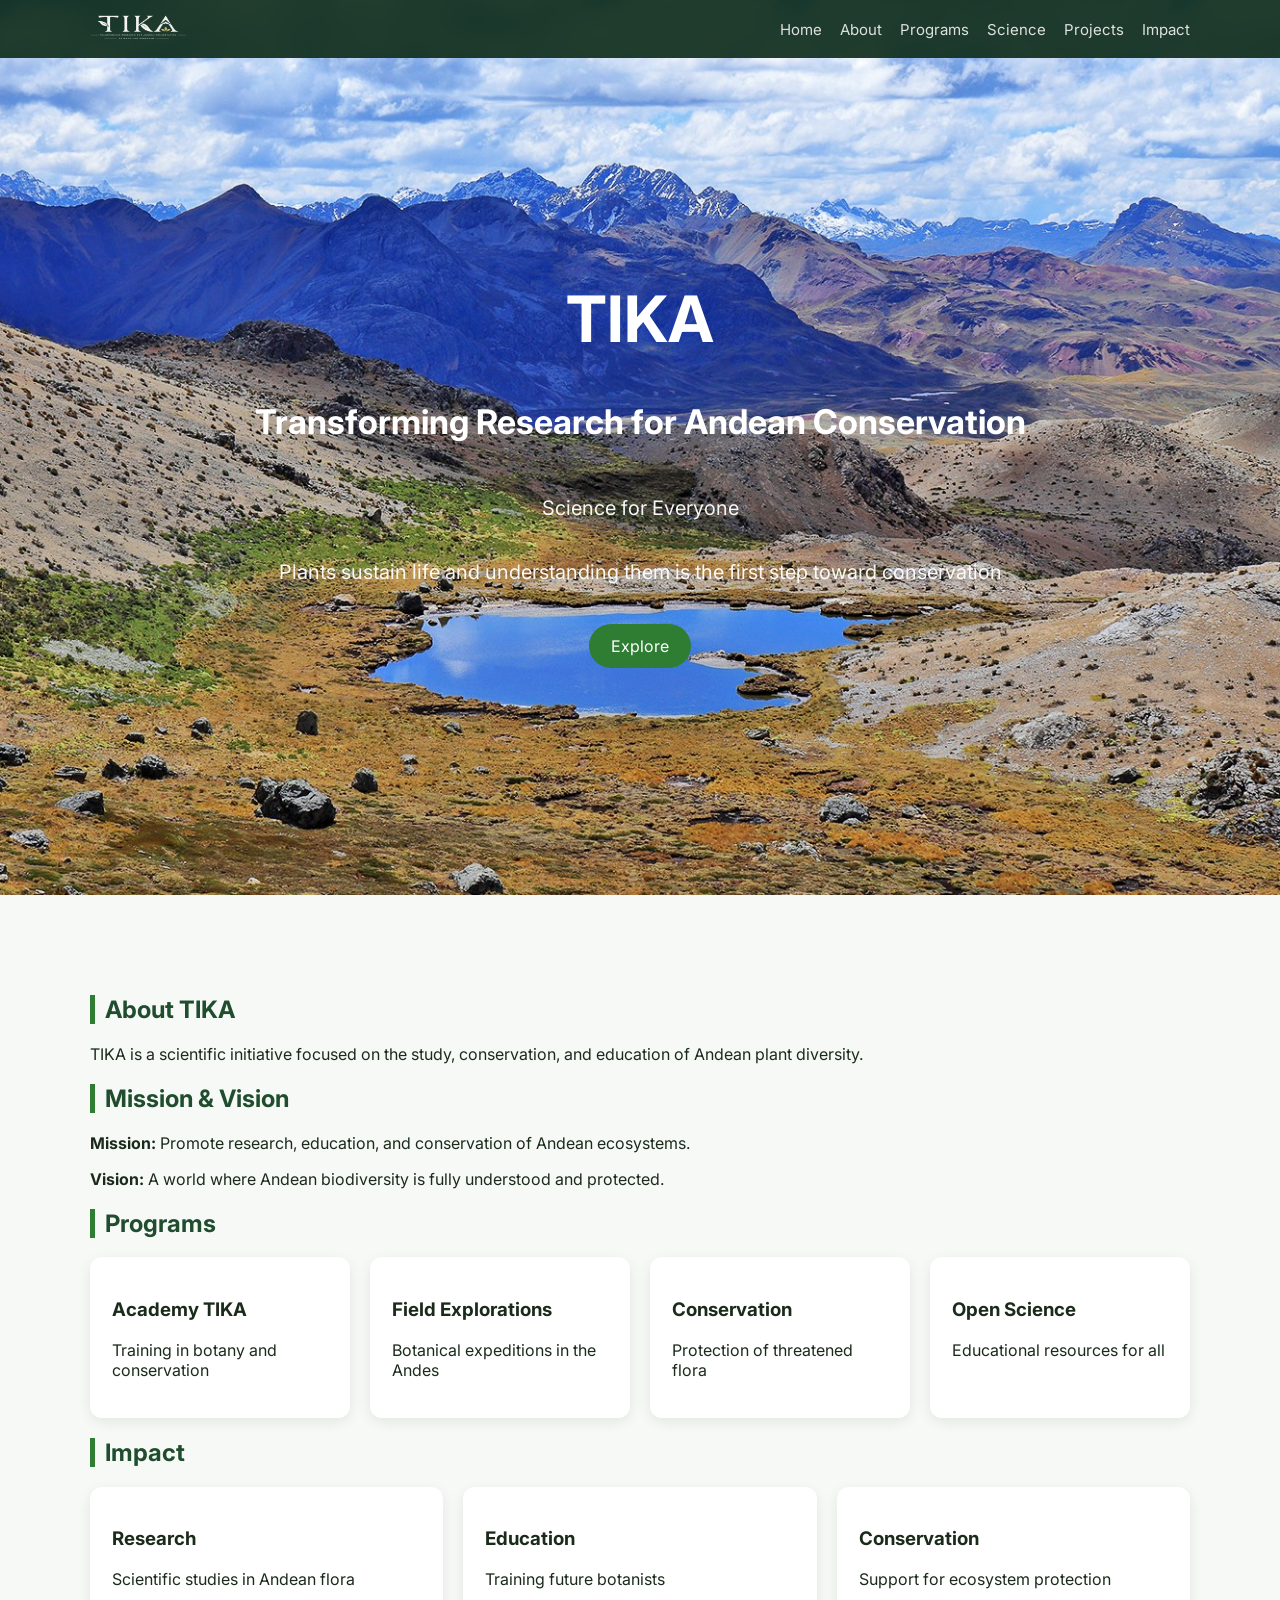
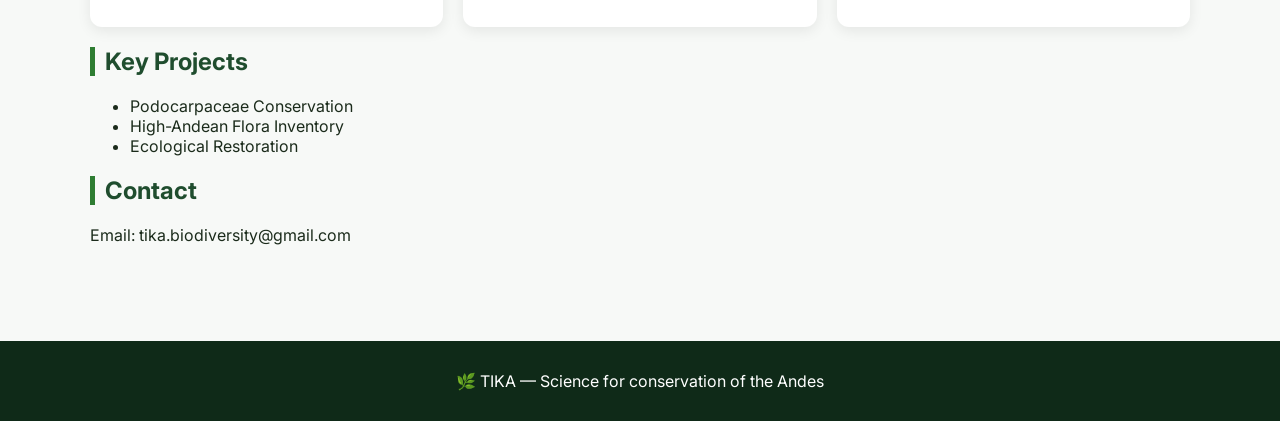
<file: index.html>
<!DOCTYPE html>
<html lang="es">
<head>
  <meta charset="UTF-8">
  <meta name="viewport" content="width=device-width, initial-scale=1.0">

  <title>TIKA</title>
  
  <link rel="stylesheet" href="style.css">

  <link href="https://fonts.googleapis.com/css2?family=Inter:wght@300;400;600;700&display=swap" rel="stylesheet">
</head>

</head>

<body>

<header>
  <div class="header-container">

    <div class="logo">
      <img src="logo.png" alt="TIKA Logo">
    </div>

   <nav>
      <a href="index.html">Home</a>
      <a href="about.html">About</a>
      <a href="programs.html">Programs</a>
      <a href="science.html">Science</a>
      <a href="projects.html">Projects</a>
      <a href="impact.html">Impact</a>
    </nav>

  </div>
</header>

<!-- HERO -->
<section class="hero index-hero">
  <h1>TIKA</h1>

  <p class="main">
    Transforming Research for Andean Conservation
  </p>

  <p class="sub">
    Science for Everyone
  </p>

  <p class="sub">
    Plants sustain life and understanding them is the first step toward conservation
  </p>

  <a class="btn" href="#about">Explore</a>
</section>

<div class="container">

<section id="about">
  <h2>About TIKA</h2>
  <p>
    TIKA is a scientific initiative focused on the study, conservation, and education of Andean plant diversity.
  </p>
</section>

<section id="mission">
  <h2>Mission & Vision</h2>
  <p><strong>Mission:</strong> Promote research, education, and conservation of Andean ecosystems.</p>
  <p><strong>Vision:</strong> A world where Andean biodiversity is fully understood and protected.</p>
</section>

<section id="programs">
  <h2>Programs</h2>
  <div class="grid">
    <div class="card"><h3>Academy TIKA</h3><p>Training in botany and conservation</p></div>
    <div class="card"><h3>Field Explorations</h3><p>Botanical expeditions in the Andes</p></div>
    <div class="card"><h3>Conservation</h3><p>Protection of threatened flora</p></div>
    <div class="card"><h3>Open Science</h3><p>Educational resources for all</p></div>
  </div>
</section>

<section id="impact">
  <h2>Impact</h2>
  <div class="grid">
    <div class="card"><h3>Research</h3><p>Scientific studies in Andean flora</p></div>
    <div class="card"><h3>Education</h3><p>Training future botanists</p></div>
    <div class="card"><h3>Conservation</h3><p>Support for ecosystem protection</p></div>
  </div>
</section>

<section id="projects">
  <h2>Key Projects</h2>
  <ul>
    <li>Podocarpaceae Conservation</li>
    <li>High-Andean Flora Inventory</li>
    <li>Ecological Restoration</li>
  </ul>
</section>

<section id="contact">
  <h2>Contact</h2>
  <p>Email: tika.biodiversity@gmail.com</p>
</section>

</div>

<footer>
  🌿 TIKA — Science for conservation of the Andes
</footer>

</body>
</html>
</file>
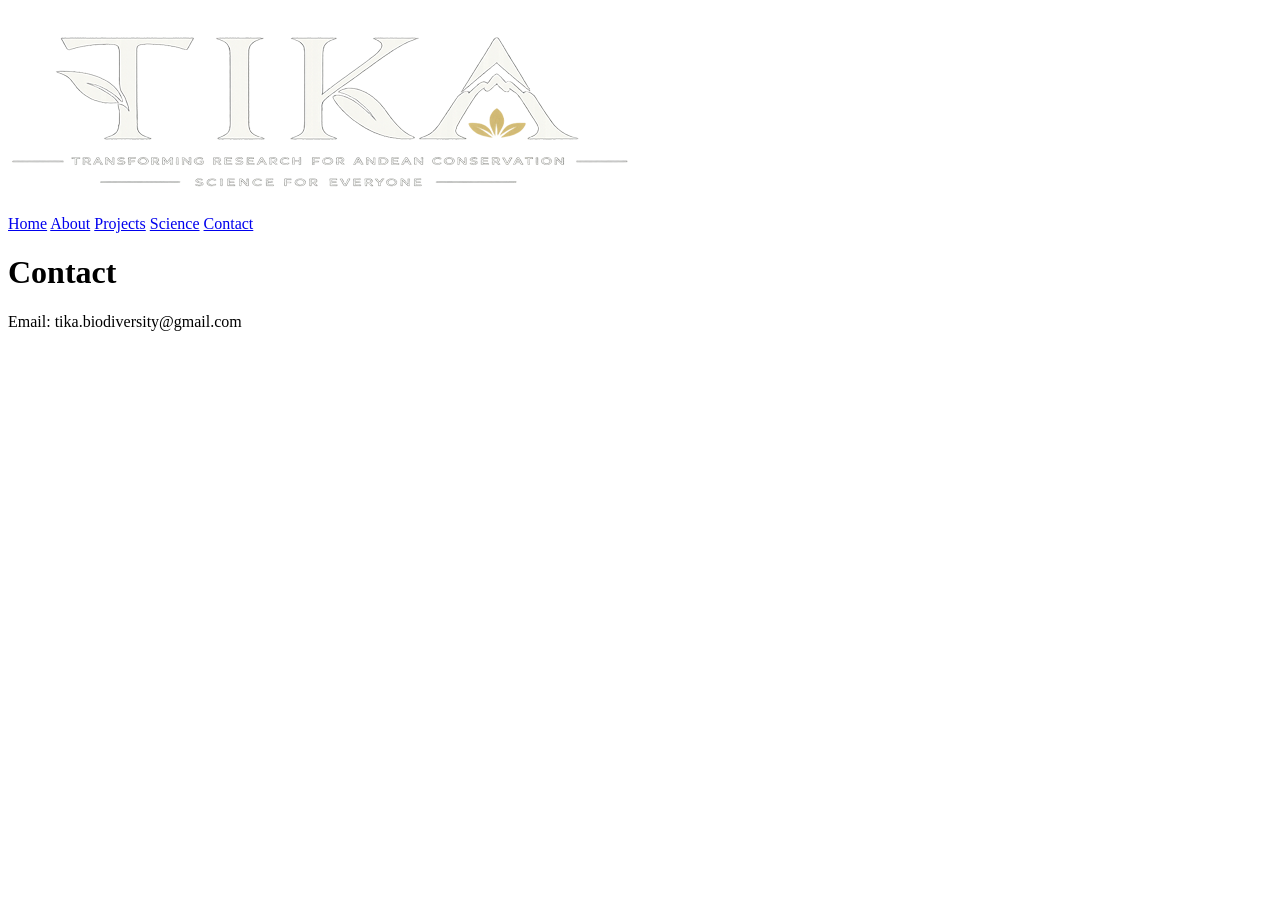
<file: contact.html>
<!DOCTYPE html>
<html>
<head>
<title>Contact</title>

<style>
/* CSS global */
</style>
</head>

<body>

<header>
  <div class="header-container">
    <div class="logo"><a href="index.html"><img src="logo.png"></a></div>

    <nav>
      <a href="index.html">Home</a>
      <a href="about.html">About</a>
      <a href="projects.html">Projects</a>
      <a href="science.html">Science</a>
      <a href="contact.html">Contact</a>
    </nav>
  </div>
</header>

<div class="container">

<h1>Contact</h1>

<p>Email: tika.biodiversity@gmail.com</p>

</div>

</body>
</html>
</file>
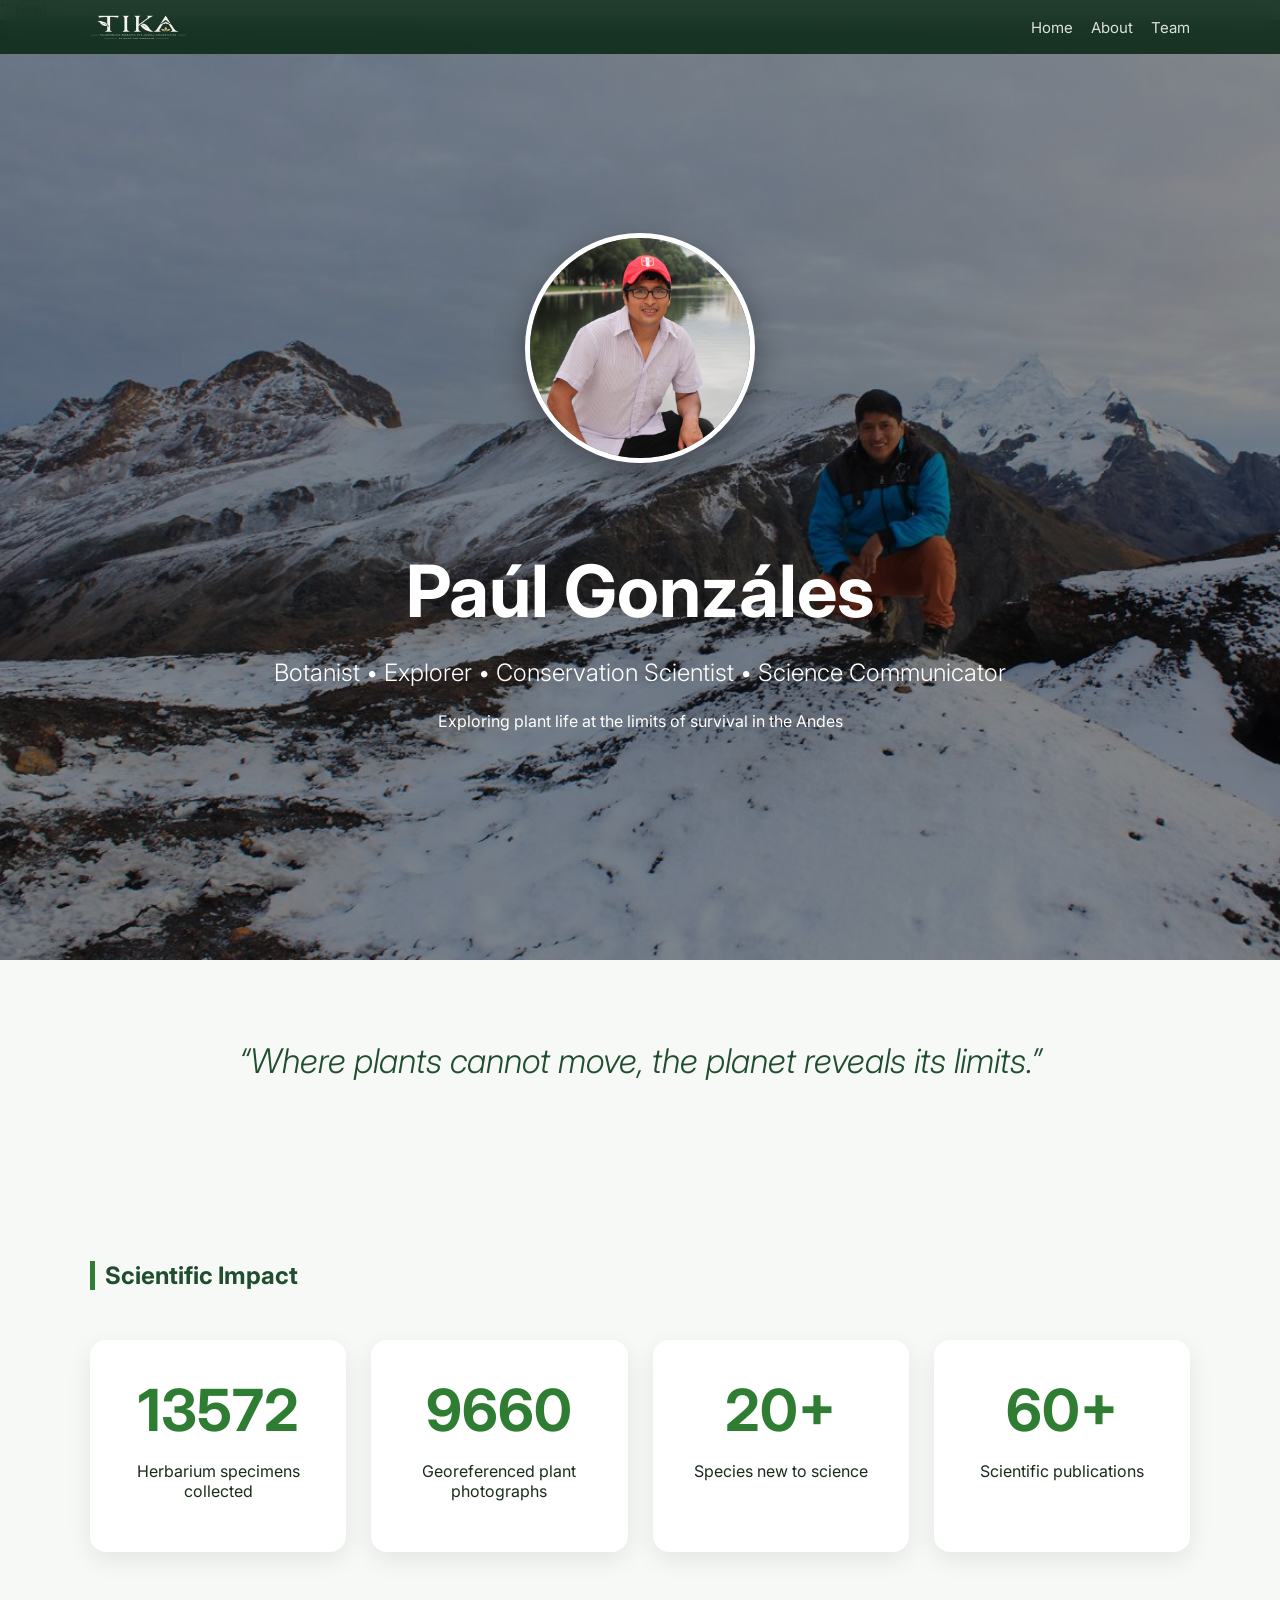
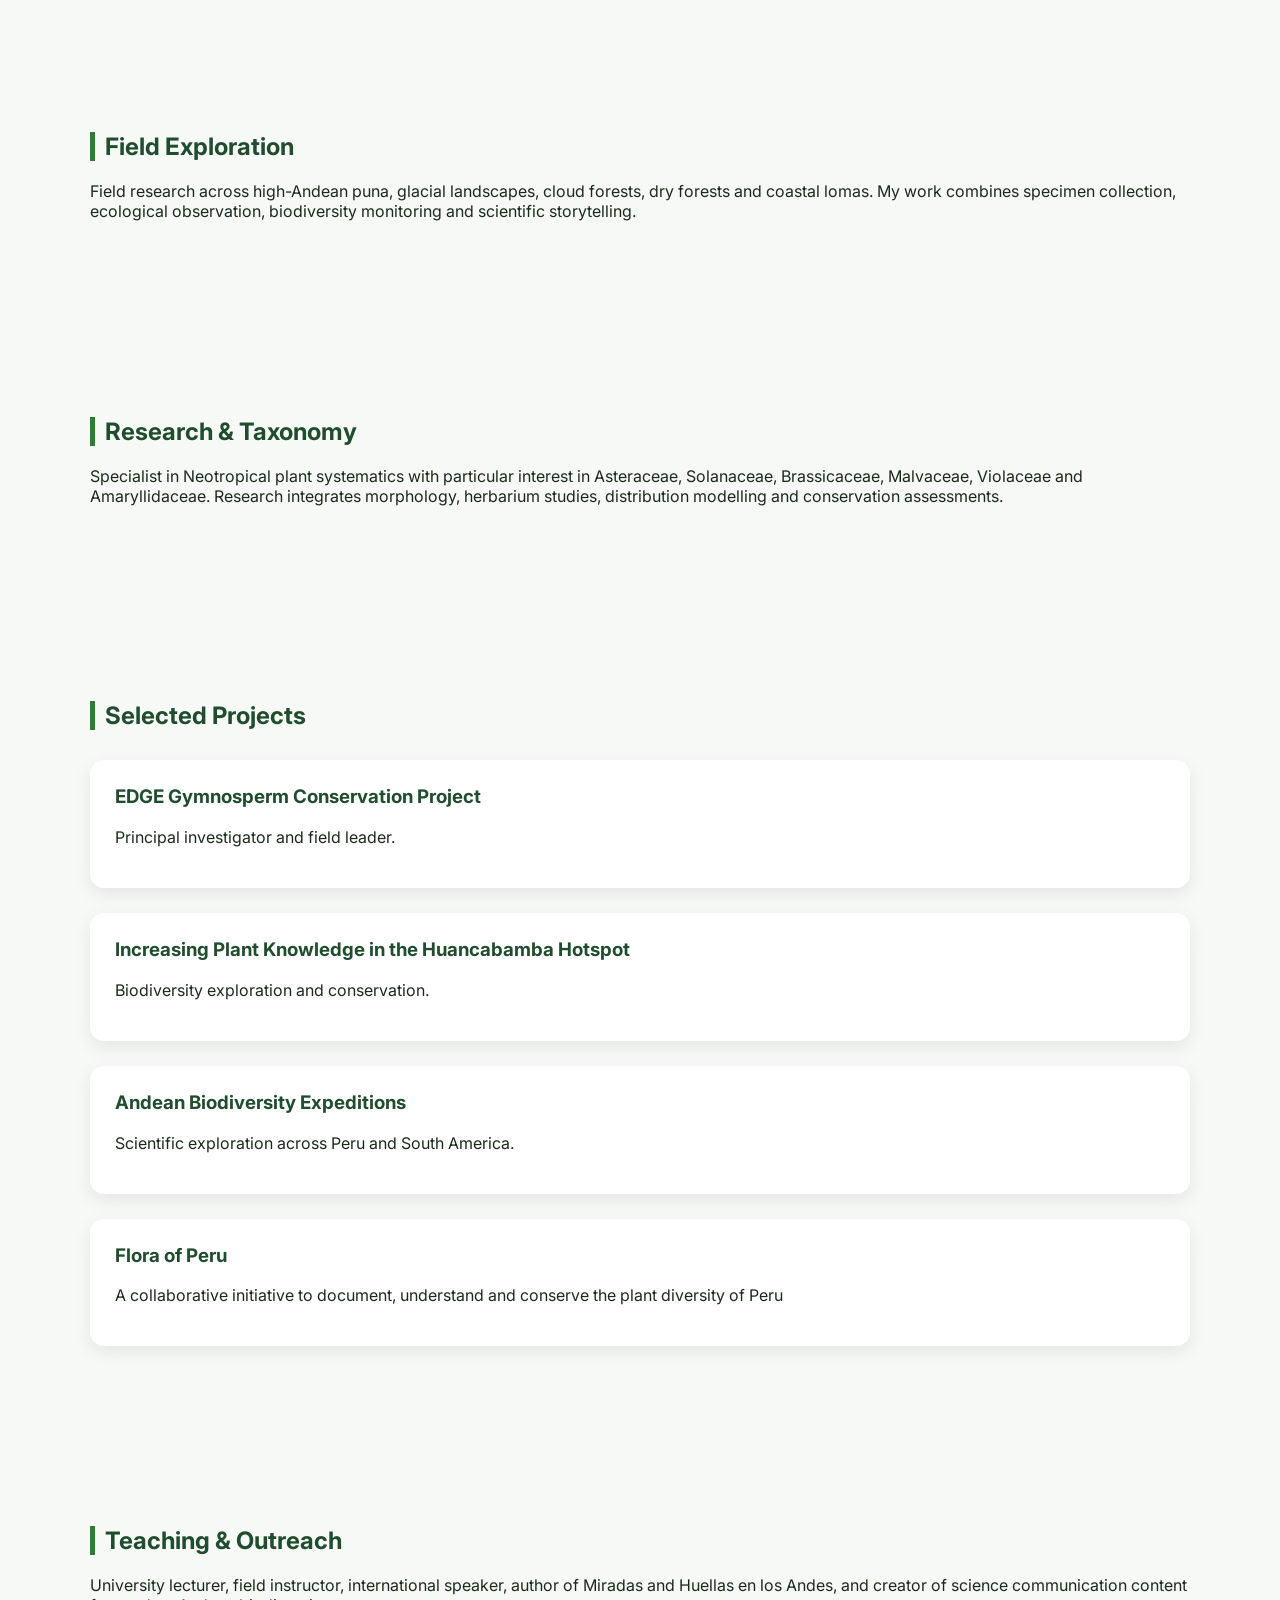
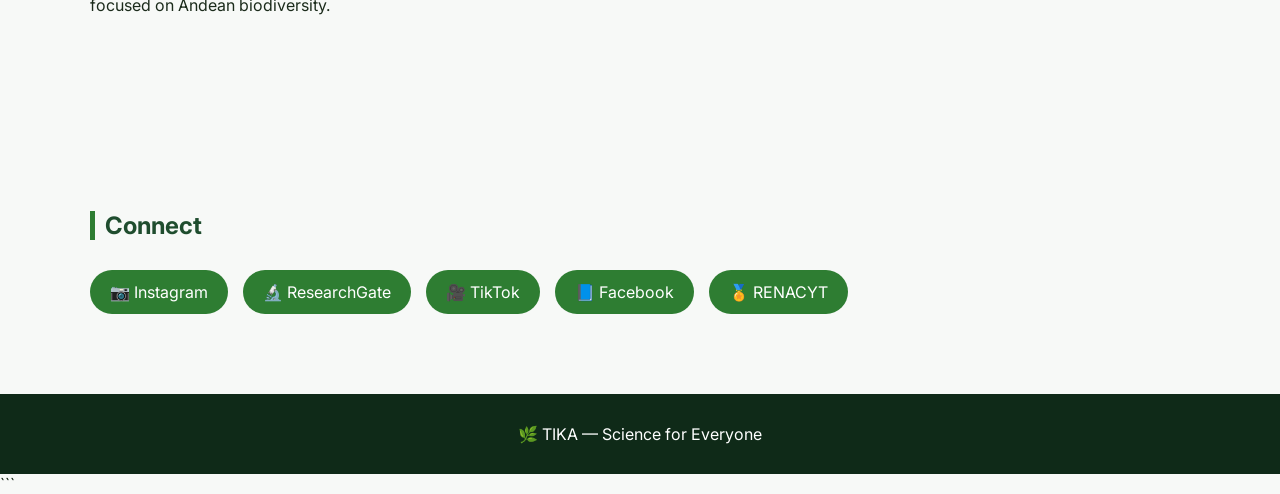
<file: director.html>
```html
<!DOCTYPE html>
<html lang="en">

<head>

<meta charset="UTF-8">
<meta name="viewport" content="width=device-width, initial-scale=1.0">

<title>Paúl Gonzáles | TIKA</title>

<link rel="stylesheet" href="style.css">

<link href="https://fonts.googleapis.com/css2?family=Inter:wght@300;400;600;700&display=swap" rel="stylesheet">

<style>

.profile-hero{
height:100vh;

background:
linear-gradient(rgba(0,0,0,0.45),rgba(0,0,0,0.45)),
url("paul-hero.jpg");

background-size:cover;
background-position:center;

display:flex;
justify-content:center;
align-items:center;
text-align:center;

color:white;
padding:20px;
}

.profile-photo{
width:220px;
height:220px;
border-radius:50%;
object-fit:cover;
border:5px solid white;
margin-bottom:25px;
box-shadow:0 10px 30px rgba(0,0,0,0.35);
}

.profile-hero h1{
font-size:72px;
margin-bottom:10px;
color:white;
}

.profile-hero .subtitle{
font-size:24px;
font-weight:300;
}

.profile-section{
max-width:1100px;
margin:auto;
padding:80px 20px;
}

.quote{
font-size:34px;
font-style:italic;
font-weight:300;
text-align:center;
max-width:900px;
margin:auto;
color:#1f4d2e;
}

.stats-grid{
display:grid;
grid-template-columns:repeat(auto-fit,minmax(220px,1fr));
gap:25px;
margin-top:50px;
}

.stat-card{
background:white;
padding:35px;
border-radius:16px;
text-align:center;
box-shadow:0 8px 24px rgba(0,0,0,0.08);
transition:0.3s;
}

.stat-card:hover{
transform:translateY(-6px);
}

.stat-card h3{
font-size:58px;
margin:0;
color:#2e7d32;
}

.timeline{
display:grid;
gap:25px;
margin-top:30px;
}

.timeline-item{
background:white;
padding:25px;
border-radius:14px;
box-shadow:0 6px 18px rgba(0,0,0,0.08);
}

.timeline-item h3{
margin-top:0;
color:#1f4d2e;
}

.socials{
display:flex;
flex-wrap:wrap;
gap:15px;
margin-top:30px;
}

.socials a{
background:#2e7d32;
color:white;
padding:12px 20px;
border-radius:25px;
text-decoration:none;
}

.socials a:hover{
opacity:0.9;
}

@media(max-width:768px){

.profile-photo{
width:160px;
height:160px;
}

.profile-hero h1{
font-size:42px;
}

.quote{
font-size:24px;
}

.socials{
display:flex;
gap:15px;
flex-wrap:wrap;
margin-top:30px;
justify-content:center;
}

.socials a{
text-decoration:none;
background:#2e7d32;
color:white;
padding:14px 22px;
border-radius:30px;
font-weight:600;
transition:0.3s;
box-shadow:0 4px 12px rgba(0,0,0,0.12);
}

.socials a:hover{
transform:translateY(-3px);
box-shadow:0 8px 20px rgba(0,0,0,0.18);
background:#1f5f24;
}
  
}

</style>

</head>

<body>

<header>

<div class="header-container">

<div class="logo">
<img src="logo.png" alt="TIKA">
</div>

<nav>
<a href="index.html">Home</a>
<a href="about.html">About</a>
<a href="team.html">Team</a>
</nav>

</div>

</header>

<section class="profile-hero">

<div>

<img src="paul.JPG" class="profile-photo" alt="Paúl Gonzáles">

<h1>Paúl Gonzáles</h1>

<p class="subtitle">
Botanist • Explorer • Conservation Scientist • Science Communicator
</p>

<p>
Exploring plant life at the limits of survival in the Andes
</p>

</div>

</section>

<section class="profile-section">

<div class="quote">
“Where plants cannot move, the planet reveals its limits.”
</div>

</section>

<section class="profile-section">

<h2>Scientific Impact</h2>

<div class="stats-grid">

<div class="stat-card">
<h3 class="counter" data-target="14000">0</h3>
<p>Herbarium specimens collected</p>
</div>

<div class="stat-card">
<h3 class="counter" data-target="10000">0</h3>
<p>Georeferenced plant photographs</p>
</div>

<div class="stat-card">
<h3 class="counter" data-target="20">0</h3>
<p>Species new to science</p>
</div>

<div class="stat-card">
<h3 class="counter" data-target="60">0</h3>
<p>Scientific publications</p>
</div>

</div>

</section>

<section class="profile-section">

<h2>Field Exploration</h2>

<p>

Field research across high-Andean puna, glacial landscapes, cloud forests, dry forests and coastal lomas. My work combines specimen collection, ecological observation, biodiversity monitoring and scientific storytelling.

</p>

</section>

<section class="profile-section">

<h2>Research & Taxonomy</h2>

<p>

Specialist in Neotropical plant systematics with particular interest in Asteraceae, Solanaceae, Brassicaceae, Malvaceae, Violaceae and Amaryllidaceae. Research integrates morphology, herbarium studies, distribution modelling and conservation assessments.

</p>

</section>

<section class="profile-section">

<h2>Selected Projects</h2>

<div class="timeline">

<div class="timeline-item">
<h3>EDGE Gymnosperm Conservation Project</h3>
<p>Principal investigator and field leader.</p>
</div>

<div class="timeline-item">
<h3>Increasing Plant Knowledge in the Huancabamba Hotspot</h3>
<p>Biodiversity exploration and conservation.</p>
</div>

<div class="timeline-item">
<h3>Andean Biodiversity Expeditions</h3>
<p>Scientific exploration across Peru and South America.</p>
</div>

<div class="timeline-item">
<h3>Flora of Peru</h3>
<p>A collaborative initiative to document, understand and conserve the plant diversity of Peru</p>
</div>

</div>

</section>

<section class="profile-section">

<h2>Teaching & Outreach</h2>

<p>

University lecturer, field instructor, international speaker, author of Miradas and Huellas en los Andes, and creator of science communication content focused on Andean biodiversity.

</p>

</section>

<section class="profile-section">

<h2>Connect</h2>

<div class="socials">

<a href="https://www.instagram.com/paulgonzales_pga/" target="_blank">
📷 Instagram
</a>

<a href="https://www.researchgate.net/profile/Paul-Gonzales-2?ev=hdr_xprf" target="_blank">
🔬 ResearchGate
</a>

<a href="https://www.tiktok.com/@pga_v" target="_blank">
🎥 TikTok
</a>

<a href="https://www.facebook.com/paul.gonzalesarce.7?locale=es_LA" target="_blank">
📘 Facebook
</a>

<a href="https://servicio-renacyt.concytec.gob.pe/ficha-renacyt/?idInvestigador=4939" target="_blank">
🏅 RENACYT
</a>

</div>

</section>

<footer>

🌿 TIKA — Science for Everyone

</footer>

<script>

const counters = document.querySelectorAll('.counter');

counters.forEach(counter => {

const updateCounter = () => {

const target = +counter.getAttribute('data-target');

const count = +counter.innerText;

const increment = target / 120;

if(count < target){

counter.innerText = Math.ceil(count + increment);

setTimeout(updateCounter,15);

}else{

counter.innerText =
target >= 1000
? target.toLocaleString() + "+"
: target + "+";

}

};

updateCounter();

});

</script>

</body>
</html>
```
</file>
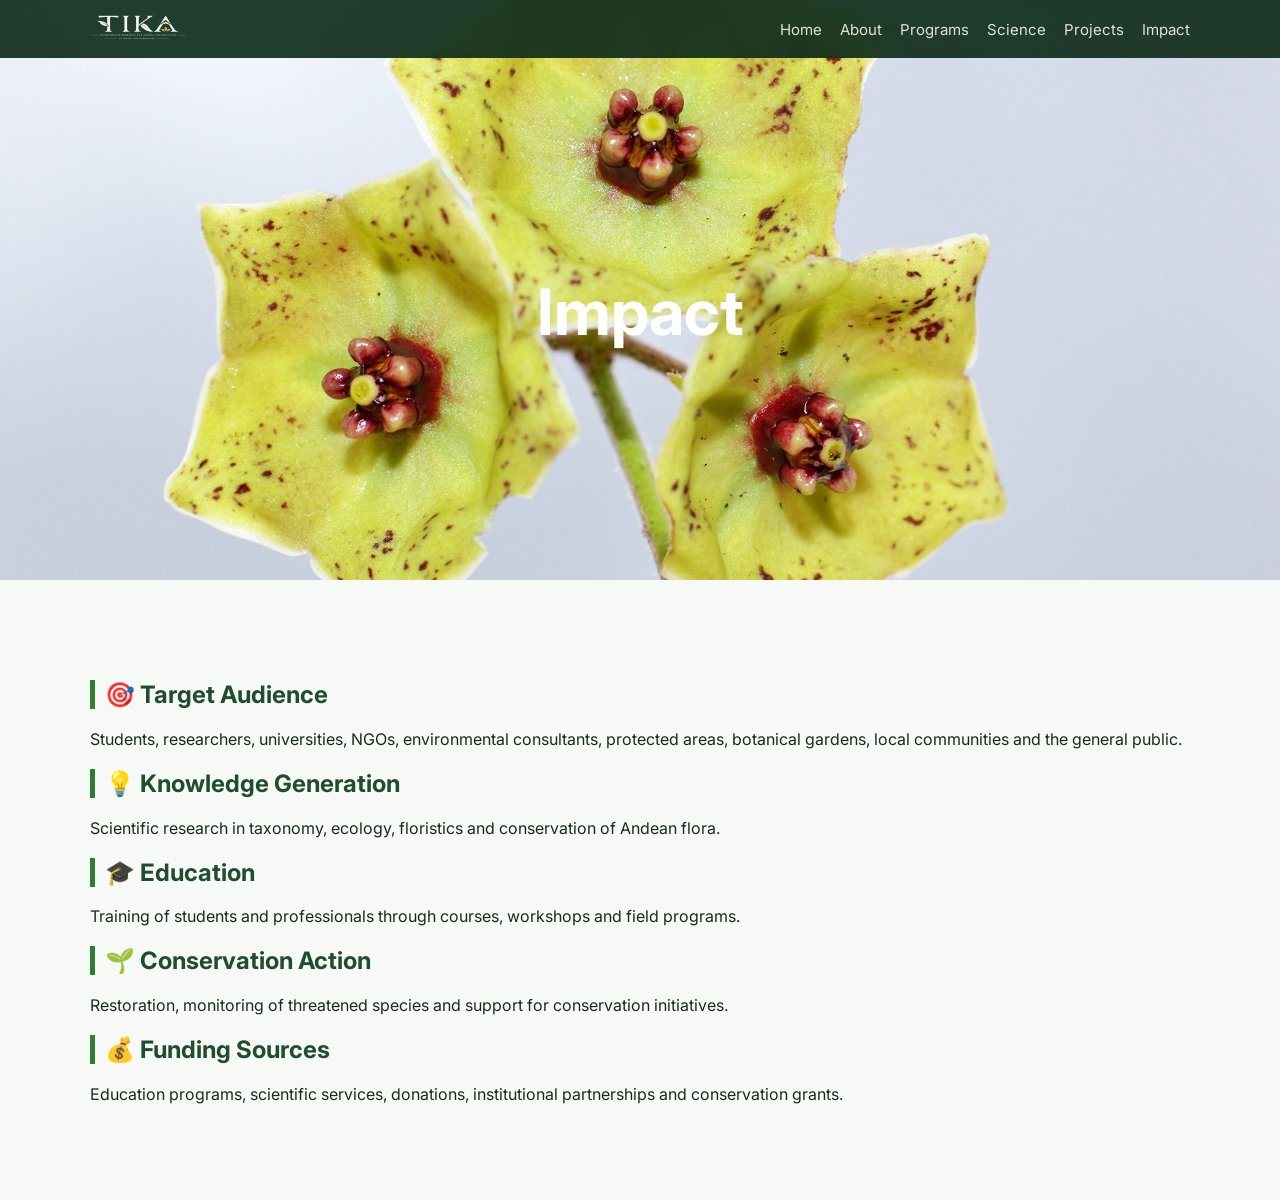
<file: impact.html>
<!DOCTYPE html>
<html lang="en">
<head>
  <meta charset="UTF-8">
  <meta name="viewport" content="width=device-width, initial-scale=1.0">

  <title>Impact | TIKA</title>

  <link rel="stylesheet" href="style.css">
  <link href="https://fonts.googleapis.com/css2?family=Inter:wght@300;400;600;700&display=swap" rel="stylesheet">
</head>

<body>

<!-- HEADER -->
<header>
  <div class="header-container">

   <div class="logo">
      <img src="logo.png" alt="TIKA Logo">
    </div>

     <nav>
      <a href="index.html">Home</a>
      <a href="about.html">About</a>
      <a href="programs.html">Programs</a>
      <a href="science.html">Science</a>
      <a href="projects.html">Projects</a>
      <a href="impact.html">Impact</a>
    </nav>

  </div>
</header>

<!-- HERO -->
<section class="hero impact-hero">
  <h1>Impact</h1>
</section>

<!-- CONTENT -->
<div class="container">

  <section>
    <h2>🎯 Target Audience</h2>
    <p>Students, researchers, universities, NGOs, environmental consultants, protected areas, botanical gardens, local communities and the general public.</p>
  </section>

  <section>
    <h2>💡 Knowledge Generation</h2>
    <p>Scientific research in taxonomy, ecology, floristics and conservation of Andean flora.</p>
  </section>

  <section>
    <h2>🎓 Education</h2>
    <p>Training of students and professionals through courses, workshops and field programs.</p>
  </section>

  <section>
    <h2>🌱 Conservation Action</h2>
    <p>Restoration, monitoring of threatened species and support for conservation initiatives.</p>
  </section>

  <section>
    <h2>💰 Funding Sources</h2>
    <p>
      Education programs, scientific services, donations, institutional partnerships and conservation grants.
    </p>
  </section>

</div>

</body>
</html>
</file>
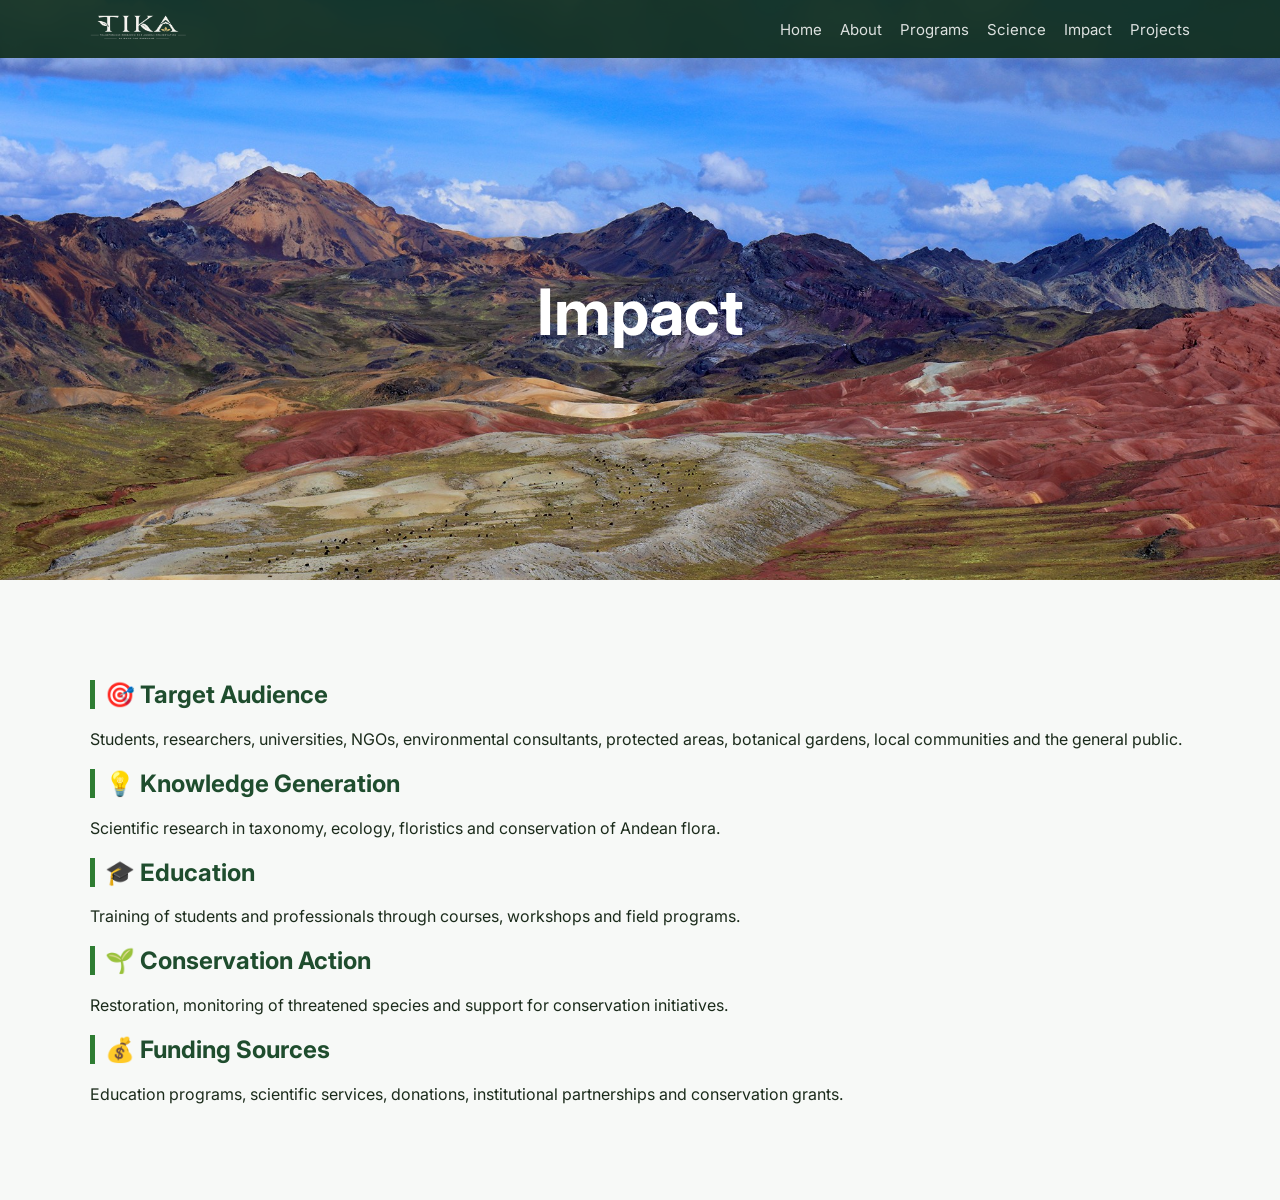
<file: impacts.html>
<!DOCTYPE html>
<html lang="en">
<head>
  <meta charset="UTF-8">
  <meta name="viewport" content="width=device-width, initial-scale=1.0">

  <title>Impact | TIKA</title>

  <link rel="stylesheet" href="style.css">
  <link href="https://fonts.googleapis.com/css2?family=Inter:wght@300;400;600;700&display=swap" rel="stylesheet">
</head>

<body>

<!-- HEADER -->
<header>
  <div class="header-container">

    <div class="logo">
      <img src="logo.png" alt="TIKA Logo">
    </div>

    <nav>
      <a href="index.html">Home</a>
      <a href="about.html">About</a>
      <a href="programs.html">Programs</a>
      <a href="science.html">Science</a>
      <a href="impact.html">Impact</a>
      <a href="projects.html">Projects</a>
    </nav>

  </div>
</header>

<!-- HERO -->
<section class="hero about-hero">
  <h1>Impact</h1>
</section>

<!-- CONTENT -->
<div class="container">

  <section>
    <h2>🎯 Target Audience</h2>
    <p>Students, researchers, universities, NGOs, environmental consultants, protected areas, botanical gardens, local communities and the general public.</p>
  </section>

  <section>
    <h2>💡 Knowledge Generation</h2>
    <p>Scientific research in taxonomy, ecology, floristics and conservation of Andean flora.</p>
  </section>

  <section>
    <h2>🎓 Education</h2>
    <p>Training of students and professionals through courses, workshops and field programs.</p>
  </section>

  <section>
    <h2>🌱 Conservation Action</h2>
    <p>Restoration, monitoring of threatened species and support for conservation initiatives.</p>
  </section>

  <section>
    <h2>💰 Funding Sources</h2>
    <p>
      Education programs, scientific services, donations, institutional partnerships and conservation grants.
    </p>
  </section>

</div>

</body>
</html>
</file>
<file: style.css>
/* =========================
   TIKA GLOBAL STYLE
========================= */

body {
  margin: 0;
  font-family: "Inter", sans-serif;
  background: #f7f9f7;
  color: #1b2b1b;
}

/* =========================
   HEADER (GLOBAL)
========================= */

header {
  position: fixed;
  top: 0;
  width: 100%;
  background: rgba(16, 45, 28, 0.92);
  backdrop-filter: blur(10px);
  z-index: 1000;
}

.header-container {
  max-width: 1100px;
  margin: auto;
  display: flex;
  align-items: center;
  padding: 12px 20px;
}

.logo img {
  height: 30px;
  transform: scale(1.05);
  transform-origin: left center;
}

nav {
  display: flex;
  gap: 18px;
  margin-left: auto;
}

nav a {
  color: white;
  text-decoration: none;
  font-size: 15px;
  font-weight: 400;
  opacity: 0.85;
  transition: 0.3s;
  white-space: nowrap;
}

nav a:hover {
  opacity: 1;
}

/* =========================
   HERO BASE
========================= */

.hero {
  display: flex;
  flex-direction: column;
  justify-content: center;
  align-items: center;
  text-align: center;

  color: white;
  padding: 20px;

  background-size: cover;
  background-position: center;
  background-repeat: no-repeat;
}

/* HERO VARIANTS */
.index-hero {
  height: 95vh;
  background-image: url("background.JPG");
}

.science-hero {
  height: 60vh;
  background-image: url("background1.JPG");
}

.about-hero {
  height: 60vh;
  background-image: url("background2.JPG");
}

.programs-hero {
  height: 60vh;
  background-image: url("background3.JPG");
}

.impact-hero {
  height: 60vh;
  background-image: url("background4.JPG");
}

.projects-hero {
  height: 60vh;
  background-image: url("background5.JPG");
}

/* HERO TEXT */
.hero h1 {
  font-size: 64px;
  margin-bottom: 10px;
  color: white;
}

.hero p.main {
  font-size: 34px;
  font-weight: 700;
  max-width: 900px;
  color: white;
}

.hero p.sub {
  font-size: 20px;
  opacity: 0.95;
  max-width: 750px;
  color: white;
}

/* BOTÓN */
.btn {
  margin-top: 20px;
  padding: 12px 22px;
  background: #2e7d32;
  color: white;
  text-decoration: none;
  border-radius: 25px;
}

/* =========================
   CONTENT
========================= */

.container {
  max-width: 1100px;
  margin: auto;
  padding: 80px 20px;
}

/* TITULOS */
h1 {
  color: #1f4d2e;
  font-size: 42px;
}

h2 {
  color: #1f4d2e;
  border-left: 5px solid #2e7d32;
  padding-left: 10px;
}

/* =========================
   GRID / CARDS
========================= */

.grid {
  display: grid;
  grid-template-columns: repeat(auto-fit, minmax(250px, 1fr));
  gap: 20px;
}

.card {
  background: white;
  padding: 22px;
  border-radius: 12px;
  box-shadow: 0 4px 14px rgba(0,0,0,0.08);
}

/* =========================
   SCIENCE BLOCKS
========================= */

.block {
  display: grid;
  grid-template-columns: 1fr 1fr;
  gap: 25px;
  align-items: center;

  background: white;
  padding: 20px;
  border-radius: 14px;
  margin-bottom: 25px;
  box-shadow: 0 6px 18px rgba(0,0,0,0.06);
}

.block img {
  width: 100%;
  height: 300px;
  object-fit: cover;
  border-radius: 14px;
}

/* =========================
   ABOUT - TEAM IMAGE FIX
========================= */

.team img {
  width: 100%;
  max-width: 280px;   /* 🔥 aquí controlas tamaño */
  height: auto;
  border-radius: 14px;
}

/* =========================
   TEAM MEMBERS
========================= */

.member-card-link {
  text-decoration: none;
  color: inherit;
  display: block;
}

.member-card {
  background: white;
  border-radius: 14px;
  overflow: hidden;
  box-shadow: 0 6px 18px rgba(0,0,0,0.08);
  transition: all 0.3s ease;
}

.member-card-link:hover .member-card {
  transform: translateY(-5px);
  box-shadow: 0 12px 28px rgba(0,0,0,0.15);
}

.member-card img {
  width: 100%;
  height: 280px;
  object-fit: cover;
  display: block;
}

.member-info {
  padding: 20px;
}

.member-info h3 {
  margin: 0;
  color: #1f4d2e;
  font-size: 22px;
}

.position {
  color: #2e7d32;
  font-weight: 600;
  margin-top: 6px;
  margin-bottom: 12px;
}

.member-info p {
  line-height: 1.6;
  color: #444;
}

/* GRID DE MIEMBROS */

.team-grid {
  display: grid;
  grid-template-columns: repeat(auto-fit, minmax(260px, 1fr));
  gap: 25px;
  margin-top: 40px;
}

/* =========================
   FOOTER
========================= */

footer {
  background: #0f2a18;
  color: white;
  text-align: center;
  padding: 30px;
}

/* =========================
   RESPONSIVE
========================= */

@media (max-width: 768px) {

  .hero h1 {
    font-size: 38px;
  }

  .hero p.main {
    font-size: 22px;
  }

  .block {
    grid-template-columns: 1fr;
  }
}
</file>
